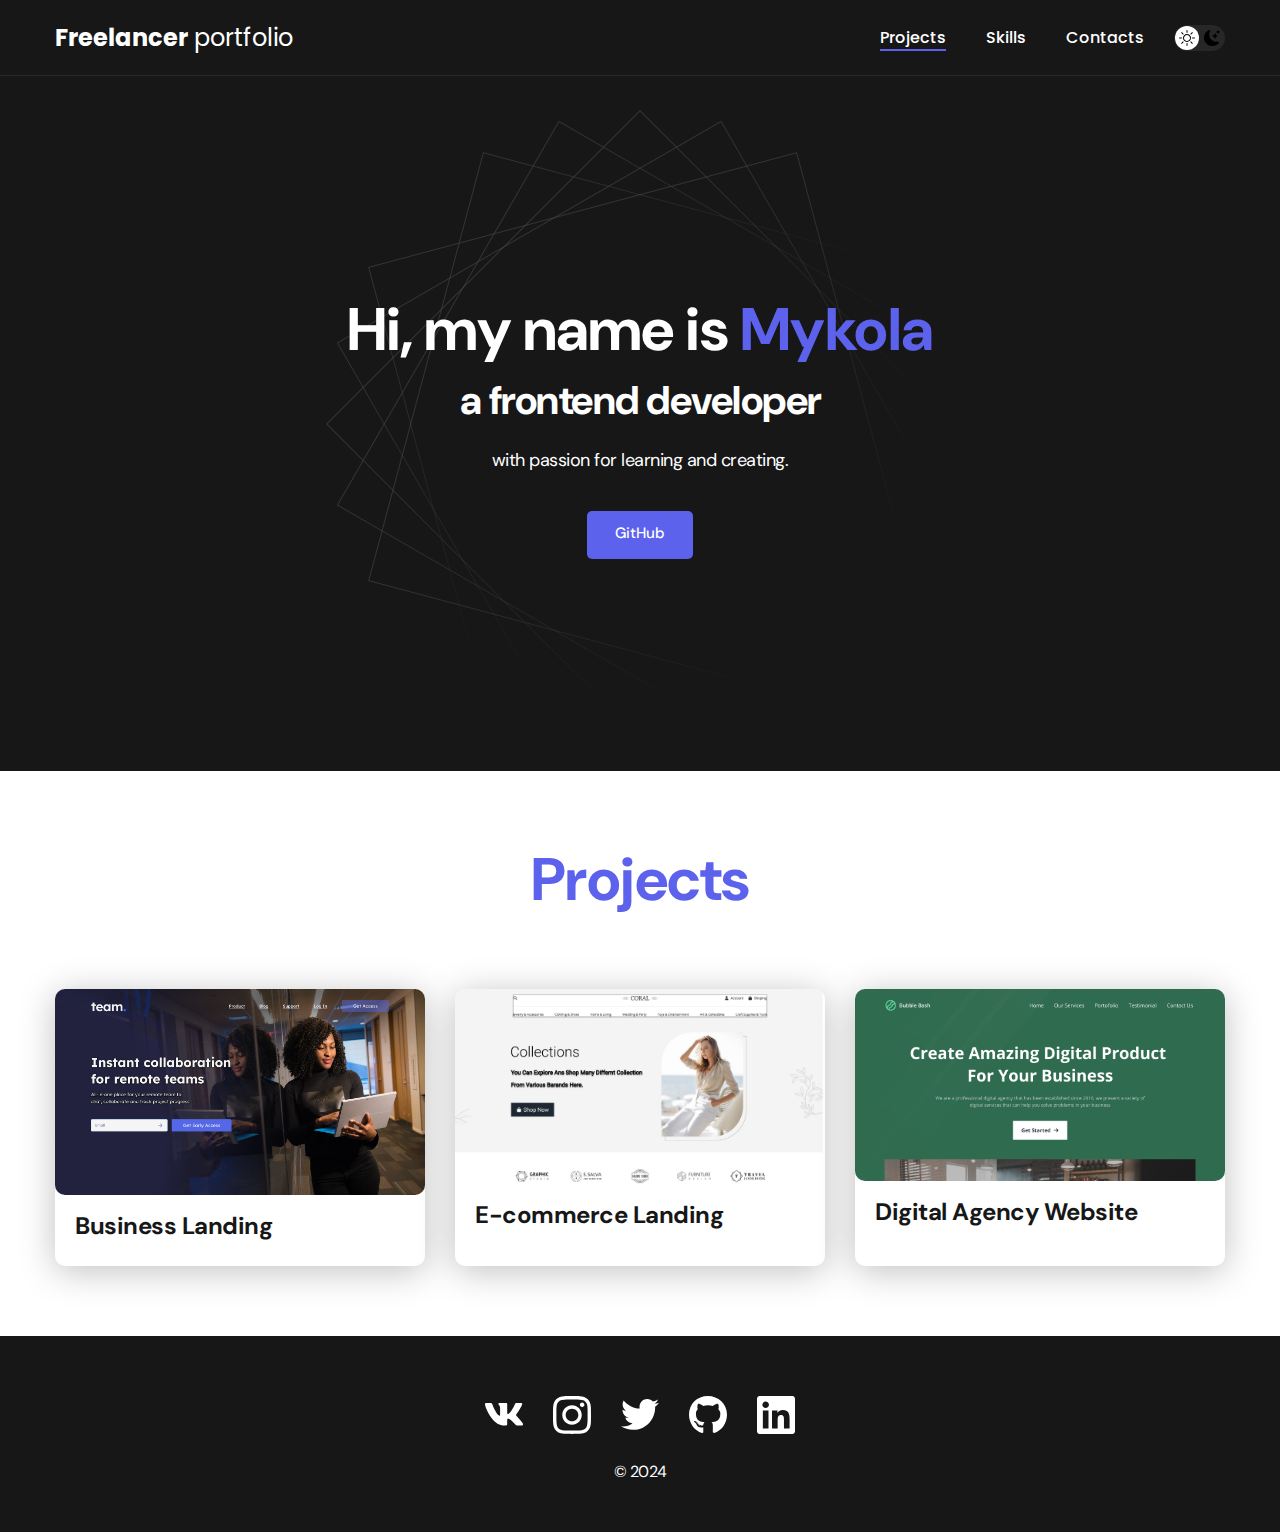
<file: index.html>
<!DOCTYPE html>
<html lang="en">
<head>
    <meta charset="UTF-8">
    <meta name="viewport" content="width=device-width, initial-scale=1.0">
    <title>Freelancer Portfolio</title>
    <link rel="shortcut icon" href="./img/shortcuts/portfolio.png" type="image/x-icon">
    <link rel="stylesheet" href="./css/main.css">
</head>
<body>
    <nav class="nav">
        <div class="container">
            <div class="nav-row">
                <a href="./index.html" class="logo"><strong>Freelancer</strong> portfolio</a>
                
                <button class="dark-mode-btn">
                    <img src="./img/icons/sun.svg" alt="Light mode" class="dark-mode-btn__icon">
                    <img src="./img/icons/moon.svg" alt="Dark mode" class="dark-mode-btn__icon">
                </button>
                
                
                <ul class="nav-list">
                    <li class="nav-list__item"><a href="./index.html" class="nav-list__link nav-list__link--active">Projects</a></li>
                    <li class="nav-list__item"><a href="./skills.html" class="nav-list__link">Skills</a></li>
                    <li class="nav-list__item"><a href="./contacts.html" class="nav-list__link">Contacts</a></li>
                </ul>
            </div>
        </div>
    </nav>    

    <header class="header">
        
        <div class="header__wrapper">
            <h1 class="header__title">
            <strong>Hi, my name is <em>Mykola</em></strong>
            <br>a frontend developer
            </h1>
            <div class="header__text">
                <p>with passion for learning and creating.</p>
            </div>
            <a href="https://github.com/KoliaDutchak" class="btn">GitHub</a>
        </div>         
    </header>


    <main class="section">
        <div class="container">
            <h2 class="title-1">Projects</h2>
            <ul class="projects">
                <li class="project">
                    <a href="./team-landing-project-page.html">  
                        <img src="./img/projects/team__landing.png" alt="Project image" class="project__img">
                        <h3 class="project__title">Business Landing</h3>
                    </a>
                </li>
                <li class="project">
                    <a href="./e-commerce-landing-project-page.html">  
                        <img src="./img/projects/e-commerce-landing.png" alt="Project image" class="project__img">
                        <h3 class="project__title">E-commerce Landing</h3>
                    </a>
                </li>
                <li class="project">
                    <a href="./digital-agency.html">  
                        <img src="./img/projects/digital-agency.png" alt="Project image" class="project__img">
                        <h3 class="project__title">Digital Agency Website</h3>
                    </a>
                </li>
            </ul>
        </div>
    </main>

    <footer class="footer">
        <div class="container">
            <div class="footer__wrapper">
                <ul class="social">
                    <li class="social__item">
                        <a href="#!"><img src="./img/icons/vk.svg" alt="link"></a>
                    </li>
                    <li class="social__item">
                        <a href="#!"><img src="./img/icons/instagram.svg" alt="link"></a>
                    </li>
                    <li class="social__item">
                        <a href="#!"><img src="./img/icons/twitter.svg" alt="link"></a>
                    </li>
                    <li class="social__item">
                        <a href="#!"><img src="./img/icons/gitHub.svg" alt="link"></a>
                    </li>
                    <li class="social__item">
                        <a href="#!"><img src="./img/icons/linkedIn.svg" alt="link"></a>
                    </li>
                 </ul>
            <div class="copyright"><p>© 2024</p></div>
            </div>
            
        </div>
    </footer>



    <script src="./js/main.js"></script>
</body>
</html>
</file>
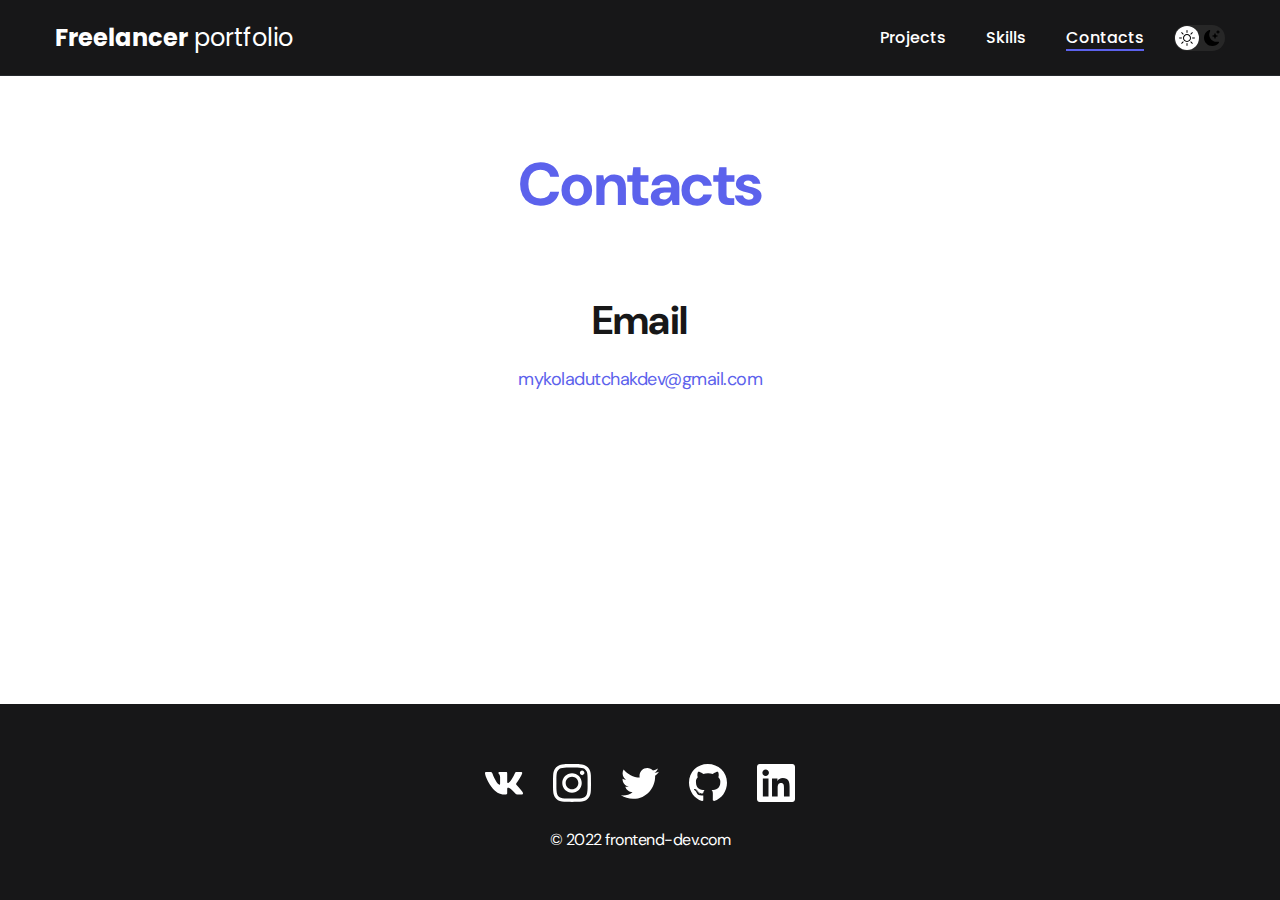
<file: contacts.html>
<!DOCTYPE html>
<html lang="en">
<head>
    <meta charset="UTF-8">
    <meta name="viewport" content="width=device-width, initial-scale=1.0">
    <title>Freelancer Portfolio</title>
    <link rel="stylesheet" href="./css/main.css">
</head>
<body>
    <nav class="nav">
        <div class="container">
            <div class="nav-row">
                <a href="./index.html" class="logo"><strong>Freelancer</strong> portfolio</a>
                
                <button class="dark-mode-btn">
                    <img src="./img/icons/sun.svg" alt="Light mode" class="dark-mode-btn__icon">
                    <img src="./img/icons/moon.svg" alt="Dark mode" class="dark-mode-btn__icon">
                </button>
                
                
                <ul class="nav-list">
                    <li class="nav-list__item"><a href="./index.html" class="nav-list__link">Projects</a></li>
                    <li class="nav-list__item"><a href="./skills.html" class="nav-list__link">Skills</a></li>
                    <li class="nav-list__item"><a href="./contacts.html" class="nav-list__link nav-list__link--active">Contacts</a></li>
                </ul>
            </div>
        </div>
    </nav>    

 

    <main class="section">
        <div class="container">
             
            <h1 class="title-1">Contacts</h1>


            <ul class="content-list">
                <li class="content-list__item">
                    <h2 class="title-2">Email</h2>
                    <p><a href="mailto:mykoladutchakdev@gmail.com">mykoladutchakdev@gmail.com</p></a>

                </li>
             
            </ul>
    

            
        </div>
    </main>

    <footer class="footer">
        <div class="container">
            <div class="footer__wrapper">
                <ul class="social">
                    <li class="social__item">
                        <a href="#!"><img src="./img/icons/vk.svg" alt="link"></a>
                    </li>
                    <li class="social__item">
                        <a href="#!"><img src="./img/icons/instagram.svg" alt="link"></a>
                    </li>
                    <li class="social__item">
                        <a href="#!"><img src="./img/icons/twitter.svg" alt="link"></a>
                    </li>
                    <li class="social__item">
                        <a href="#!"><img src="./img/icons/gitHub.svg" alt="link"></a>
                    </li>
                    <li class="social__item">
                        <a href="#!"><img src="./img/icons/linkedIn.svg" alt="link"></a>
                    </li>
                 </ul>
            <div class="copyright"><p>© 2022 frontend-dev.com</p></div>
            </div>
            
        </div>
    </footer>

    <script src="./js/main.js"></script>


</body>
</html>
</file>
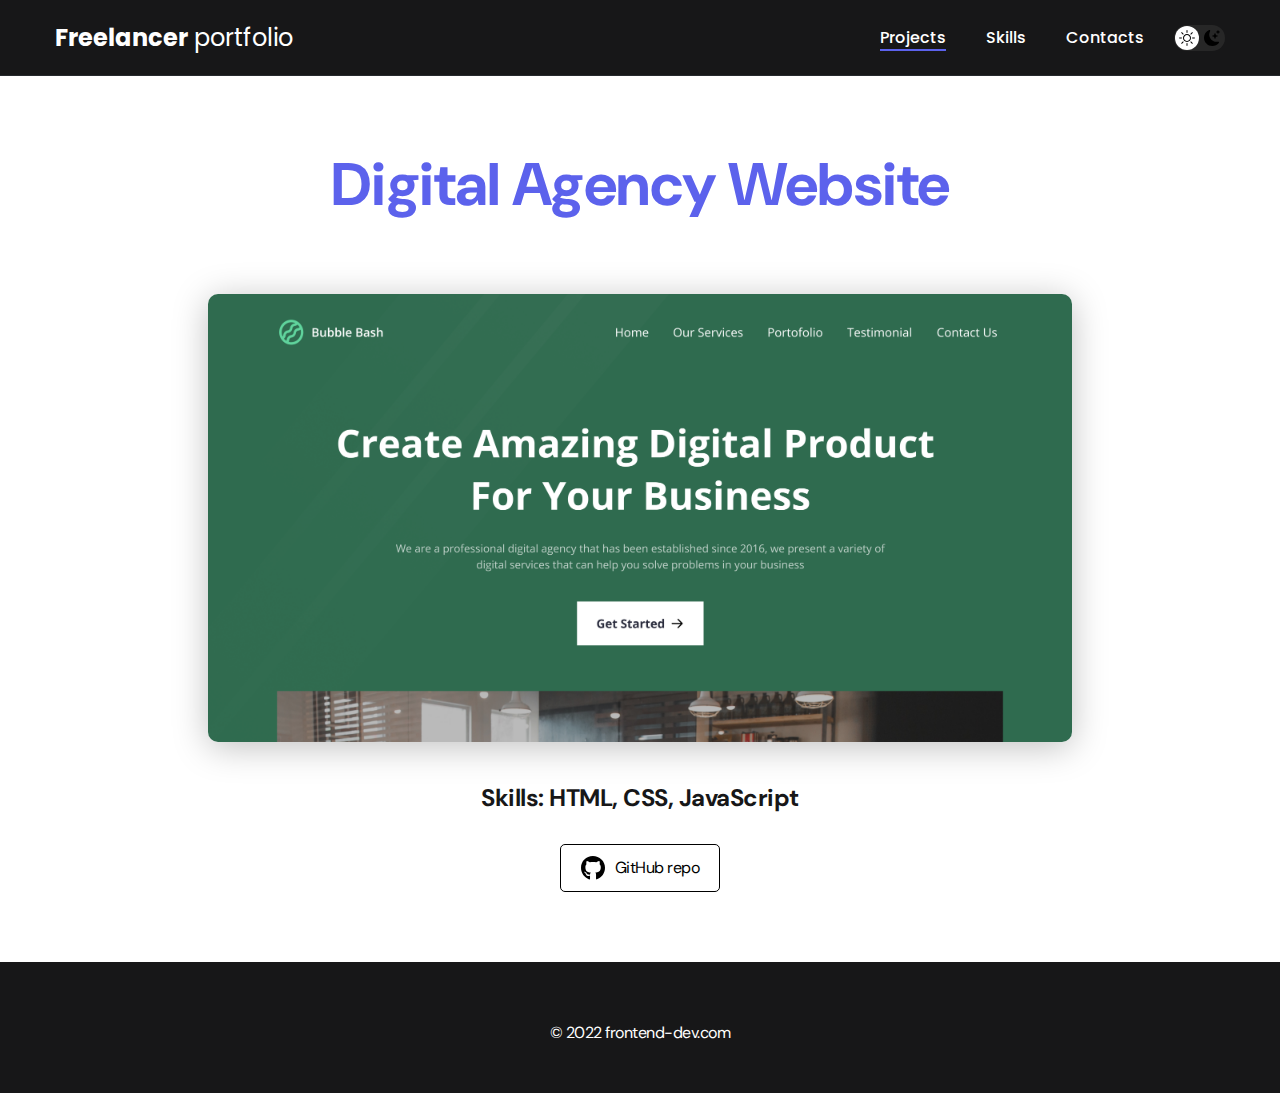
<file: digital-agency.html>
<!DOCTYPE html>
<html lang="en">
<head>
    <meta charset="UTF-8">
    <meta name="viewport" content="width=device-width, initial-scale=1.0">
    <title>Freelancer Portfolio</title>
    <link rel="shortcut icon" href="./img/shortcuts/portfolio.png" type="image/x-icon">
    <link rel="stylesheet" href="./css/main.css">
</head>
<body>
    <nav class="nav">
        <div class="container">
            <div class="nav-row">
                <a href="./index.html" class="logo"><strong>Freelancer</strong> portfolio</a>
                
                <button class="dark-mode-btn">
                    <img src="./img/icons/sun.svg" alt="Light mode" class="dark-mode-btn__icon">
                    <img src="./img/icons/moon.svg" alt="Dark mode" class="dark-mode-btn__icon">
                </button>
                
                
                
                <ul class="nav-list">
                    <li class="nav-list__item"><a href="./index.html" class="nav-list__link nav-list__link--active">Projects</a></li>
                    <li class="nav-list__item"><a href="./skills.html" class="nav-list__link">Skills</a></li>
                    <li class="nav-list__item"><a href="./contacts.html" class="nav-list__link">Contacts</a></li>
                </ul>
            </div>
        </div>
    </nav>    

 

    <main class="section">
        <div class="container">
             <div class="project-details">
                <a href="https://koliadutchak.github.io/BubleBash-DigitalAgency/">
                    <h1 class="title-1">Digital Agency Website</h1>

                    <img class="project-details__cover" src="./img/projects/digital-agency.png" alt="project img">
                </a>
                <div class="project-details__desc">
                    <p>Skills: HTML, CSS, JavaScript</p>
                </div>



                

                    <a href="https://github.com/KoliaDutchak/Buble-Bash---Business--Landing" class="btn-outline">
                        <img src="./img/icons/gitHub-black.svg" alt="Git Hub icon">
                        GitHub repo
                    </a>


            </div>
            
        </div>
    </main>

    <footer class="footer">
        <div class="container">
            <div class="footer__wrapper">
            <div class="copyright"><p>© 2022 frontend-dev.com</p></div>
            </div>
            
        </div>
    </footer>


    <script src="./js/main.js"></script>


</body>
</html>
</file>
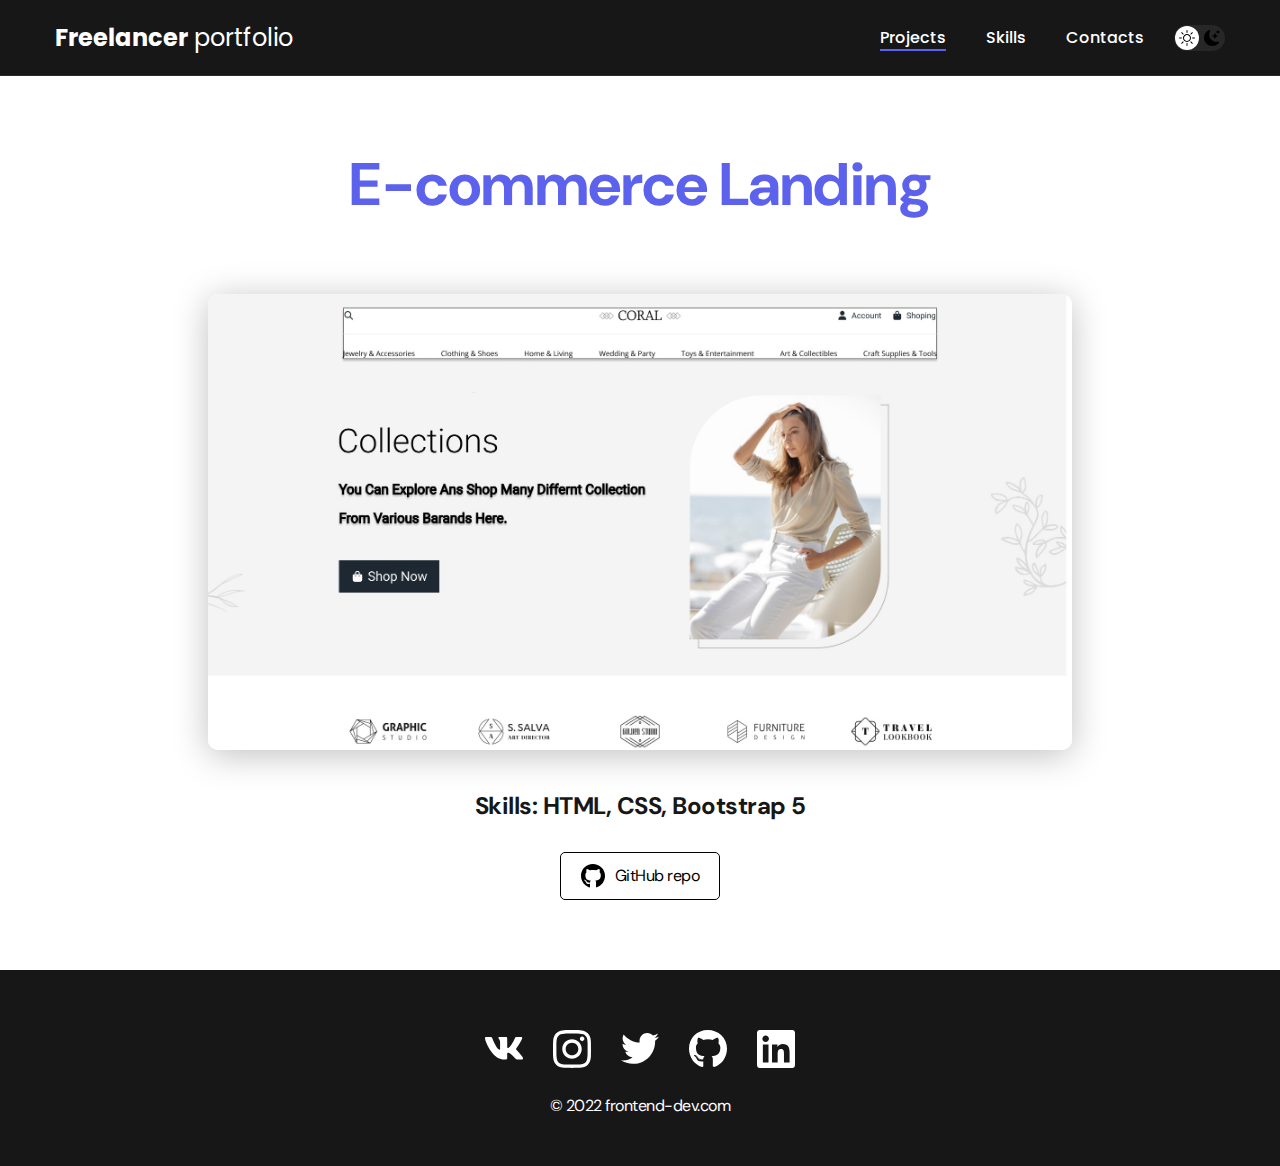
<file: e-commerce-landing-project-page.html>
<!DOCTYPE html>
<html lang="en">
<head>
    <meta charset="UTF-8">
    <meta name="viewport" content="width=device-width, initial-scale=1.0">
    <title>Freelancer Portfolio</title>
    <link rel="shortcut icon" href="./img/shortcuts/portfolio.png" type="image/x-icon">
    <link rel="stylesheet" href="./css/main.css">
</head>
<body>
    <nav class="nav">
        <div class="container">
            <div class="nav-row">
                <a href="./index.html" class="logo"><strong>Freelancer</strong> portfolio</a>
                
                <button class="dark-mode-btn">
                    <img src="./img/icons/sun.svg" alt="Light mode" class="dark-mode-btn__icon">
                    <img src="./img/icons/moon.svg" alt="Dark mode" class="dark-mode-btn__icon">
                </button>
                
                
                
                <ul class="nav-list">
                    <li class="nav-list__item"><a href="./index.html" class="nav-list__link nav-list__link--active">Projects</a></li>
                    <li class="nav-list__item"><a href="./skills.html" class="nav-list__link">Skills</a></li>
                    <li class="nav-list__item"><a href="./contacts.html" class="nav-list__link">Contacts</a></li>
                </ul>
            </div>
        </div>
    </nav>    


    <main class="section">
        <div class="container">
             <div class="project-details">
                <a href="https://koliadutchak.github.io/E-commerce-Landing/">
                    <h1 class="title-1">E-commerce Landing</h1>

                    <img class="project-details__cover" src="./img/projects/e-commerce-landing.png" alt="project img">
                </a>
                <div class="project-details__desc">
                    <p>Skills: HTML, CSS, Bootstrap 5</p>
                </div>



                

                    <a href="https://github.com/KoliaDutchak/E-commerce-Landing" class="btn-outline">
                        <img src="./img/icons/gitHub-black.svg" alt="Git Hub icon">
                        GitHub repo
                    </a>


            </div>
            
        </div>
    </main>


    <footer class="footer">
        <div class="container">
            <div class="footer__wrapper">
                <ul class="social">
                    <li class="social__item">
                        <a href="#!"><img src="./img/icons/vk.svg" alt="link"></a>
                    </li>
                    <li class="social__item">
                        <a href="#!"><img src="./img/icons/instagram.svg" alt="link"></a>
                    </li>
                    <li class="social__item">
                        <a href="#!"><img src="./img/icons/twitter.svg" alt="link"></a>
                    </li>
                    <li class="social__item">
                        <a href="#!"><img src="./img/icons/gitHub.svg" alt="link"></a>
                    </li>
                    <li class="social__item">
                        <a href="#!"><img src="./img/icons/linkedIn.svg" alt="link"></a>
                    </li>
                 </ul>
            <div class="copyright"><p>© 2022 frontend-dev.com</p></div>
            </div>
            
        </div>
    </footer>
    <script src="./js/main.js"></script>
</body>
</html>
</file>
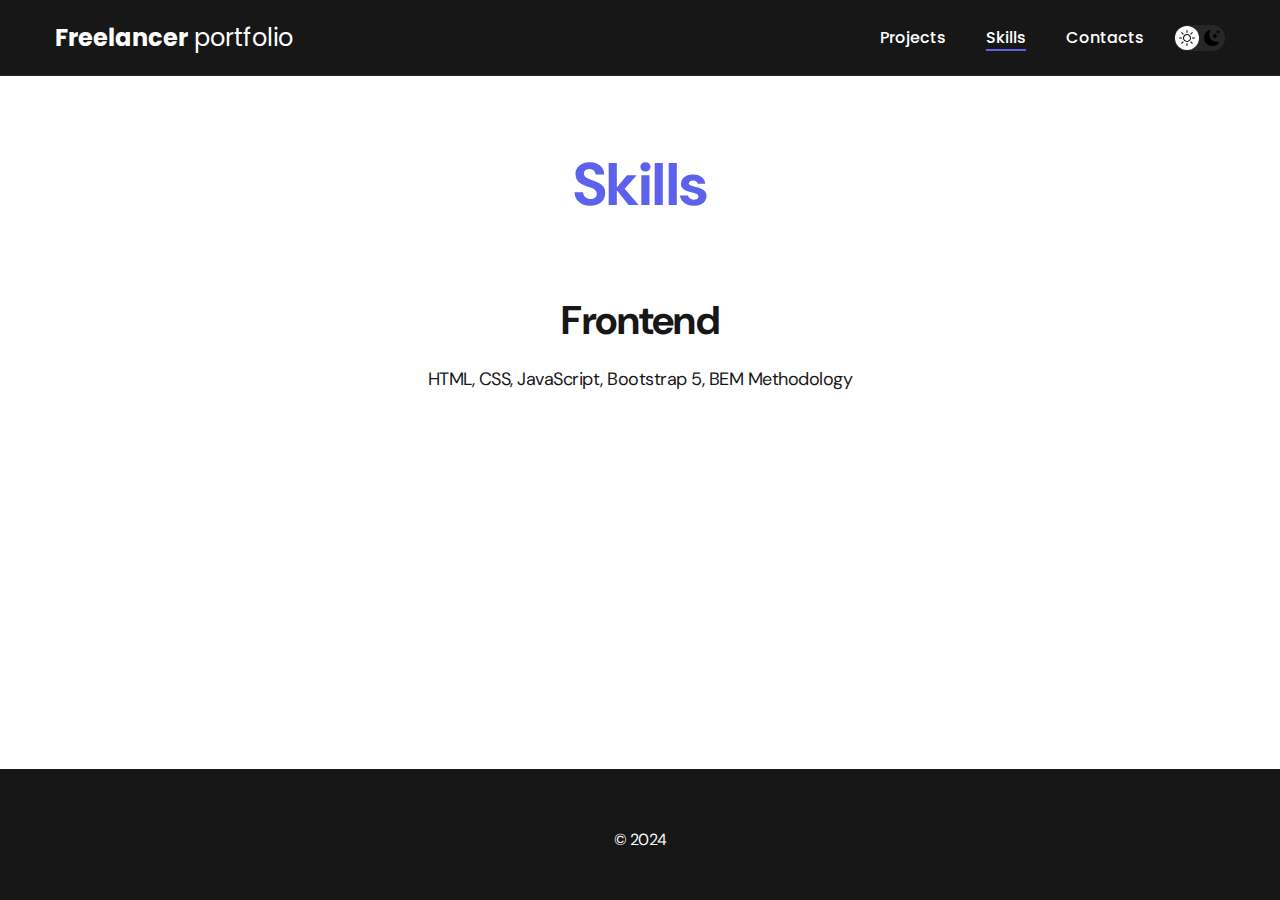
<file: skills.html>
<!DOCTYPE html>
<html lang="en">
<head>
    <meta charset="UTF-8">
    <meta name="viewport" content="width=device-width, initial-scale=1.0">
    <title>Freelancer Portfolio</title>
    <link rel="shortcut icon" href="./img/shortcuts/portfolio.png" type="image/x-icon">
    <link rel="stylesheet" href="./css/main.css">
</head>
<body>
    <nav class="nav">
        <div class="container">
            <div class="nav-row">
                <a href="./index.html" class="logo"><strong>Freelancer</strong> portfolio</a>

                <button class="dark-mode-btn">
                    <img src="./img/icons/sun.svg" alt="Light mode" class="dark-mode-btn__icon">
                    <img src="./img/icons/moon.svg" alt="Dark mode" class="dark-mode-btn__icon">
                </button>


                <ul class="nav-list">
                    <li class="nav-list__item"><a href="./index.html" class="nav-list__link">Projects</a></li>
                    <li class="nav-list__item"><a href="./skills.html" class="nav-list__link nav-list__link--active">Skills</a></li>
                    <li class="nav-list__item"><a href="./contacts.html" class="nav-list__link">Contacts</a></li>
                </ul>
            </div>
        </div>
    </nav>    

 

    <main class="section">
        <div class="container">
             
            <h1 class="title-1">Skills</h1>


            <ul class="content-list">
                <li class="content-list__item">
                    <h2 class="title-2">Frontend</h2>
                    <p>HTML, CSS, JavaScript, Bootstrap 5, BEM Methodology</p>
                </li>
            </ul>
        </div>
    </main>

    <footer class="footer">
        <div class="container">
            <div class="footer__wrapper">
            <div class="copyright"><p>© 2024</p></div>
            </div>
            
        </div>
    </footer>

    <script src="./js/main.js"></script>

</body>
</html>
</file>
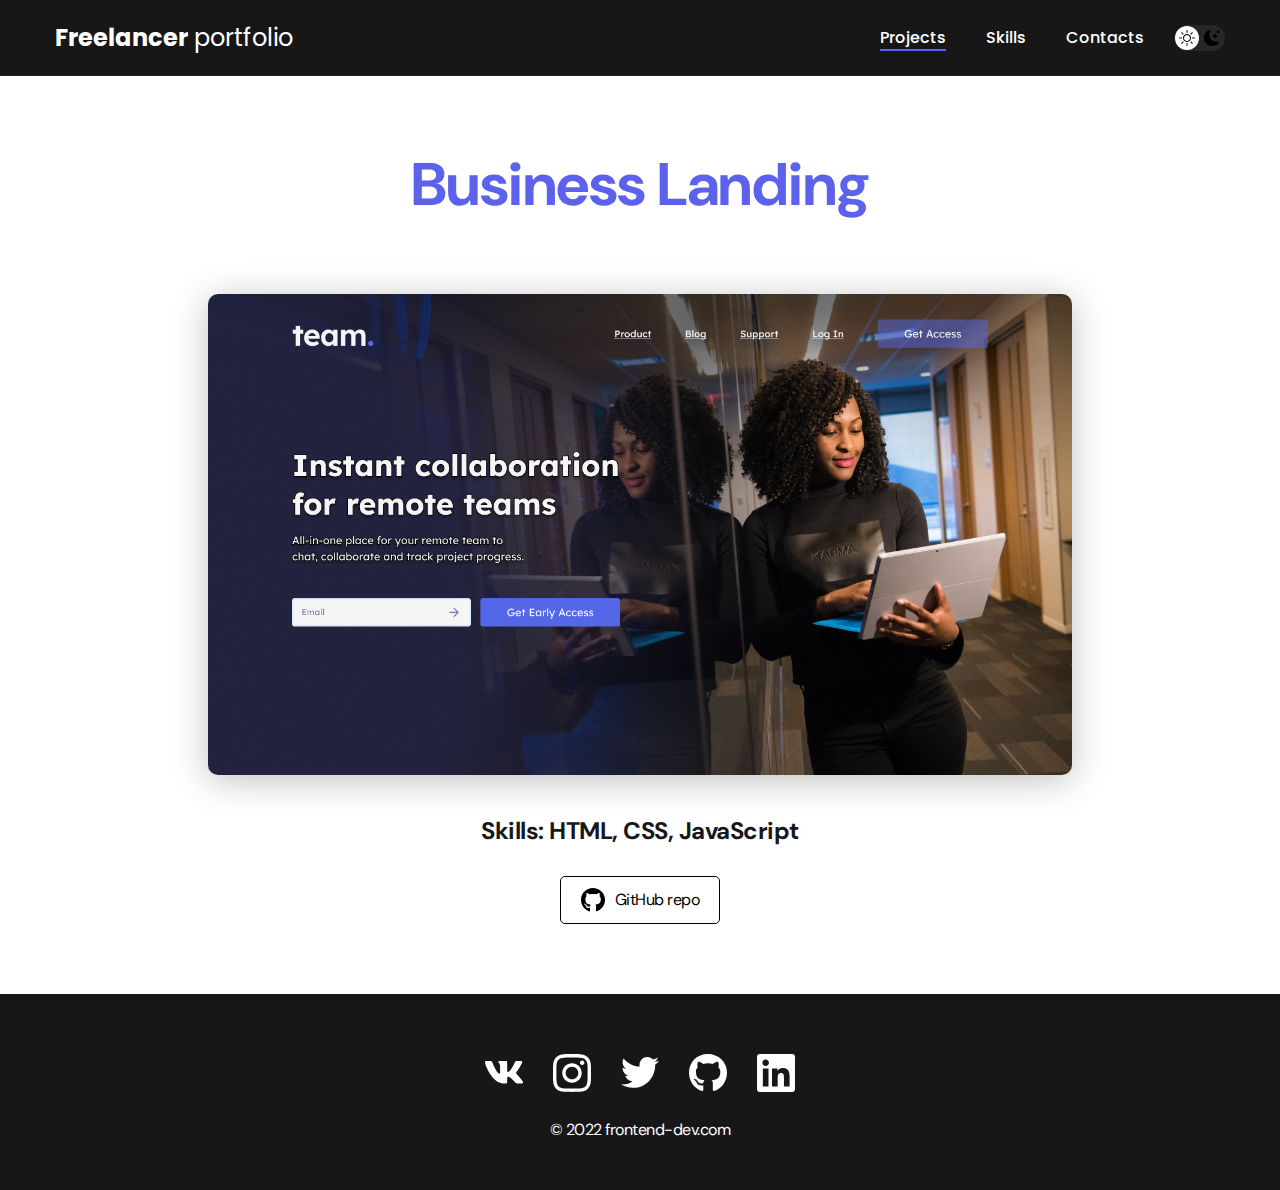
<file: team-landing-project-page.html>
<!DOCTYPE html>
<html lang="en">
<head>
    <meta charset="UTF-8">
    <meta name="viewport" content="width=device-width, initial-scale=1.0">
    <title>Freelancer Portfolio</title>
    <link rel="shortcut icon" href="./img/shortcuts/portfolio.png" type="image/x-icon">
    <link rel="stylesheet" href="./css/main.css">
</head>
<body>
    <nav class="nav">
        <div class="container">
            <div class="nav-row">
                <a href="./index.html" class="logo"><strong>Freelancer</strong> portfolio</a>
                
                <button class="dark-mode-btn">
                    <img src="./img/icons/sun.svg" alt="Light mode" class="dark-mode-btn__icon">
                    <img src="./img/icons/moon.svg" alt="Dark mode" class="dark-mode-btn__icon">
                </button>
                
                
                
                <ul class="nav-list">
                    <li class="nav-list__item"><a href="./index.html" class="nav-list__link nav-list__link--active">Projects</a></li>
                    <li class="nav-list__item"><a href="./skills.html" class="nav-list__link">Skills</a></li>
                    <li class="nav-list__item"><a href="./contacts.html" class="nav-list__link">Contacts</a></li>
                </ul>
            </div>
        </div>
    </nav>    

 

    <main class="section">
        <div class="container">
             <div class="project-details">
                <a href="https://koliadutchak.github.io/TEAM---Landing-for-Business/">
                    <h1 class="title-1">Business Landing</h1>

                    <img class="project-details__cover" src="./img/projects/team__landing.png" alt="project img">
                </a>
                <div class="project-details__desc">
                    <p>Skills: HTML, CSS, JavaScript</p>
                </div>
                    <a href="https://github.com/KoliaDutchak/TEAM---Landing-for-Business" class="btn-outline">
                        <img src="./img/icons/gitHub-black.svg" alt="Git Hub icon">
                        GitHub repo
                    </a>
            </div>
            
        </div>
    </main>

    <footer class="footer">
        <div class="container">
            <div class="footer__wrapper">
                <ul class="social">
                    <li class="social__item">
                        <a href="#!"><img src="./img/icons/vk.svg" alt="link"></a>
                    </li>
                    <li class="social__item">
                        <a href="#!"><img src="./img/icons/instagram.svg" alt="link"></a>
                    </li>
                    <li class="social__item">
                        <a href="#!"><img src="./img/icons/twitter.svg" alt="link"></a>
                    </li>
                    <li class="social__item">
                        <a href="#!"><img src="./img/icons/gitHub.svg" alt="link"></a>
                    </li>
                    <li class="social__item">
                        <a href="#!"><img src="./img/icons/linkedIn.svg" alt="link"></a>
                    </li>
                 </ul>
            <div class="copyright"><p>© 2022 frontend-dev.com</p></div>
            </div>
            
        </div>
    </footer>


    <script src="./js/main.js"></script>


</body>
</html>
</file>
<file: css/main.css>
@import "./reset.css";
@import url('https://fonts.googleapis.com/css2?family=DM+Sans:wght@400;500;700&family=Poppins:wght@400;500;700&display=swap');

/*
font-family: 'DM Sans', sans-serif;
font-family: 'Poppins', sans-serif;
*/

:root{
    --black: #171718;
    --blackpure: #000;
    --black-border: #26292d;
    --white: #fff;
    --purple: #5c62ec;
    ---orange: rgb(255, 165, 0);

    --text-color: var(--black);
    --dark-bg: var(--black);
    --dark-border: var(--black-border);
    --header-text: var(--white);
    --accent: var(--purple);

    /* Light mode*/

    --page-bg: var(--white);
    --text-color: var(--black);

    --title-1: var(--accent);

    --project-card-bg: var(--white);
    --projact-card-text: var(--black);
    --box-shadow: 0px 5px 35px rgba(0, 0, 0, 0.25);
}


.dark{
    /*DARK MODE*/

    --page-bg: #252526;
    --text-color: var(--white);
    --title-1: var(--white);

    --project-card-bg: var(--black);
    --projact-card-text: var(--white);
    --box-shadow: 0px 5px 35px rgba(0, 0, 0, 0.8);
}


html, body{
    font-family: 'DM Sans', sans-serif;
    letter-spacing: -0.5px;
    min-height: 100vh;
    display: flex;
    flex-direction: column;


    /*LIGHT MODE*/
    background-color: var(--page-bg);
    color: var(--text-color);
}



.container{
    padding: 0 15px;
    max-width: 1200px;
    margin: 0 auto;
}


/*GENERAL*/

.section {
    padding: 70px 0;
}

.title-1 {
    margin-bottom: 70px;
    font-size: 60px;
    font-weight: 700;
    line-height: 1.3;
    color: var(--title-1);
    text-align: center;

}


.title-2 {
    margin-bottom: 20px;

    font-weight: 700;
    font-size: 40px;
    line-height: 1.3;

}




/*NAV*/
.nav{
    padding: 20px 0;
    background-color: var(--dark-bg);
    color: var(--header-text);
    border-bottom: solid 1px var(--dark-border);
    letter-spacing: normal;
}


.nav-row{
    display: flex;
    justify-content: flex-end;
    align-items: center;
    column-gap: 30px;
    row-gap: 20px;
    flex-wrap: wrap;
}

.logo{
    color: var(--header-text);
    font-size: 24px;
    font-family: 'Poppins', sans-serif;

    margin-right: auto;
}

.logo strong{
    font-weight: 700;
}


.nav-list {
    display: flex;
    align-items: center;
    column-gap: 40px;
    row-gap: 10px;
    font-family: 'Poppins', sans-serif;
    font-size: 16px;
    font-weight: 500;
}



.nav-list__link{
    color: var(--header-text);
    transition: opacity 0.2s ease-in;    
}

.nav-list__link:hover{
    opacity: 0.8;
}

.nav-list__link--active{
    position: relative;
}


.nav-list__link--active::before{
    content: "";
    position: absolute;
    display: block;
    height: 2px;
    width: 100%;
    background-color: var(--accent);
    left: 0;
    top: 100%;
}

/* DARK MODE BTN*/

.dark-mode-btn {
    order: 9;
    position: relative;
    display: flex;
    justify-content: space-between;
    width: 51px;
    height: 26px;
    padding: 5px;
    border-radius: 50px;
    background-color: #272727;

    
}   

.dark-mode-btn::before{
    position: absolute;
    top: 1px;
    left: 1px;
    content: "";
    display: block;
    width: 24px;
    height: 24px;
    border-radius: 50%;
    background-color: var(--white);


    transform: left 0.2s ease-in;
}

.dark-mode-btn--active::before{
    left: 26px;

}

.dark-mode-btn__icon {
    position: relative;
    z-index: 9px;
}





/*HEADER*/

.header {
    display: flex;
    justify-content: center;
    align-items: center;
    min-height: 695px;
    background-color: var(--dark-bg);
    background-image: url(./../img/header-bg.png);
    background-repeat: no-repeat;
    background-size: auto;
    background-position: center center;
    color: var(--header-text);
    padding: 40px 0;
    text-align: center;


} 

.header__wrapper{
    padding: 0 15px;
    max-width: 665px;
}


.header__title {
    font-size: 40px;
    font-weight: 700;
    line-height: 1.4;
    margin-bottom: 20px;
}


.header__title strong{
    font-size: 60px;
    font-weight: 700;
}

.header__title em{
    font-style: normal;
    color: var(--accent);
}

.header__text{
    font-size: 18px;
    line-height: 1.333;
    margin-bottom: 40px;
}


.header__text p + p{
    margin-top: 1em;
}


.btn {
    display: inline-block;
    height: 48px;
    padding: 12px 28px;

    border-radius: 5px;
    background-color: var(--accent);
    color: var(--white);
    letter-spacing: 0.15px;
    font-size: 15px;
    font-weight: 500;
    transition: opacity 0.2s ease-in;
}

.btn:hover{
    opacity: 0.8;
}


.btn:active{
    position: relative;
    top: 1px;
}

.btn-outline {
    display: flex;
    column-gap: 10px;
    align-items: center;
    height: 48px;
    padding: 12px 20px;
    border-radius: 5px;

    border: 1px solid #000;
    background-color: var(--white);
    color: var(--blackpure);

    transition: opacity 0.2s ease-in;
}


.btn-outline:hover{
    opacity: 0.8;
}


.btn-outline:active{
    position: relative;
    top: 1px;
}
 


/*PROJECTS*/


.projects {
    display: flex;
    justify-content: center;
    flex-direction: row;
    flex-wrap: wrap;
    column-gap: 30px;
    row-gap: 30px;
}
 
.project {
    max-width: 370px;
    background-color: var(--project-card-bg);
    border-radius: 10px;
    box-shadow: var(--box-shadow);


}

.project__img {
    border-radius: 10px;

}

.project__title {
    padding: 15px 20px 25px;   
    font-weight: 700;
    font-size: 24px; 
    line-height: 1.3;
    color: var(--projact-card-text);
}

/*Project details*/

.project-details {
    margin: 0 auto;
    max-width: 865px;

    display: flex;
    flex-direction: column;
    align-items: center;
    text-align: center;
}


.project-details__cover {
    max-width: 100%;
    margin-bottom: 40px;

    box-shadow: 0px 5px 35px rgba(0, 0, 0, 0.25);
    border-radius: 10px;
}
.project-details__desc {
    margin-bottom: 30px;

    font-weight: 700;
    font-size: 24px;
    line-height: 1.3;
}


/*Content list*/

.content-list {
    margin: 0 auto;
    max-width: 570px;    
    display: flex;
    align-items: center;
    flex-direction: column;
    row-gap: 40px;
    text-align: center;

}

.content-list a{
    color: var(--accent);
}

.content-list__item {
    font-size: 18px;
    line-height: 1.5;

}

.content-list__item p + p{
    margin-top: 0.5rem;
}

/*FOOTER*/

.footer {
    background-color: var(--dark-bg);
    padding: 60px 0 50px;
    color: var(--header-text);
    margin-top: auto;
}
.footer__wrapper {
    display: flex;
    flex-direction: column;
    align-items: center;
    row-gap: 27px;

}

.social {
    display: flex;
    column-gap: 30px;
    align-items: center;
}

.copyright {
    font-size: 16px;
}

.copyright p + p{
    margin-top: 0.5em;
}




@media (max-width: 620px){
    
    /*HEADER*/

    .header{
        min-height: unset;
    }    
    
    .header__title{
        font-size: 30px;

    }

    .header__title strong{
        font-size: 40px;
        
    }


    /*NAV*/

    .nav-row{
        justify-content: space-between;
    }

    .dark-mode-btn{
        order: 0;
    }



    /*GENERAL*/

    .section{
        padding: 40px 0;
        
    }

    .title-1{
        margin-bottom: 30px;
        font-size: 40px;
    }

    .title-2{
        margin-bottom: 10px;
        font-size: 30px;
    }


    /*PROJECTS*/

    .project__title{
        font-size: 22px;
    }

    /*PROJECT PAGE*/
    .project-details__desc{
        margin-bottom: 20px;

        font-size: 20px;
    }


    /*FOOTER*/

    .footer{
        padding: 40px 0 30px;

    }

    .footer__wrapper{
        row-gap: 20px;
    }


    /* SOCIAL */

    .social{
        column-gap: 20px;
    }

    .social__item{
        width: 28px;


        
    }

    /* CONTENT LIST */

    .content-list{
        row-gap: 20px;
    }

    .content-list__item{
        font-size: 16px;
    }
}
</file>
